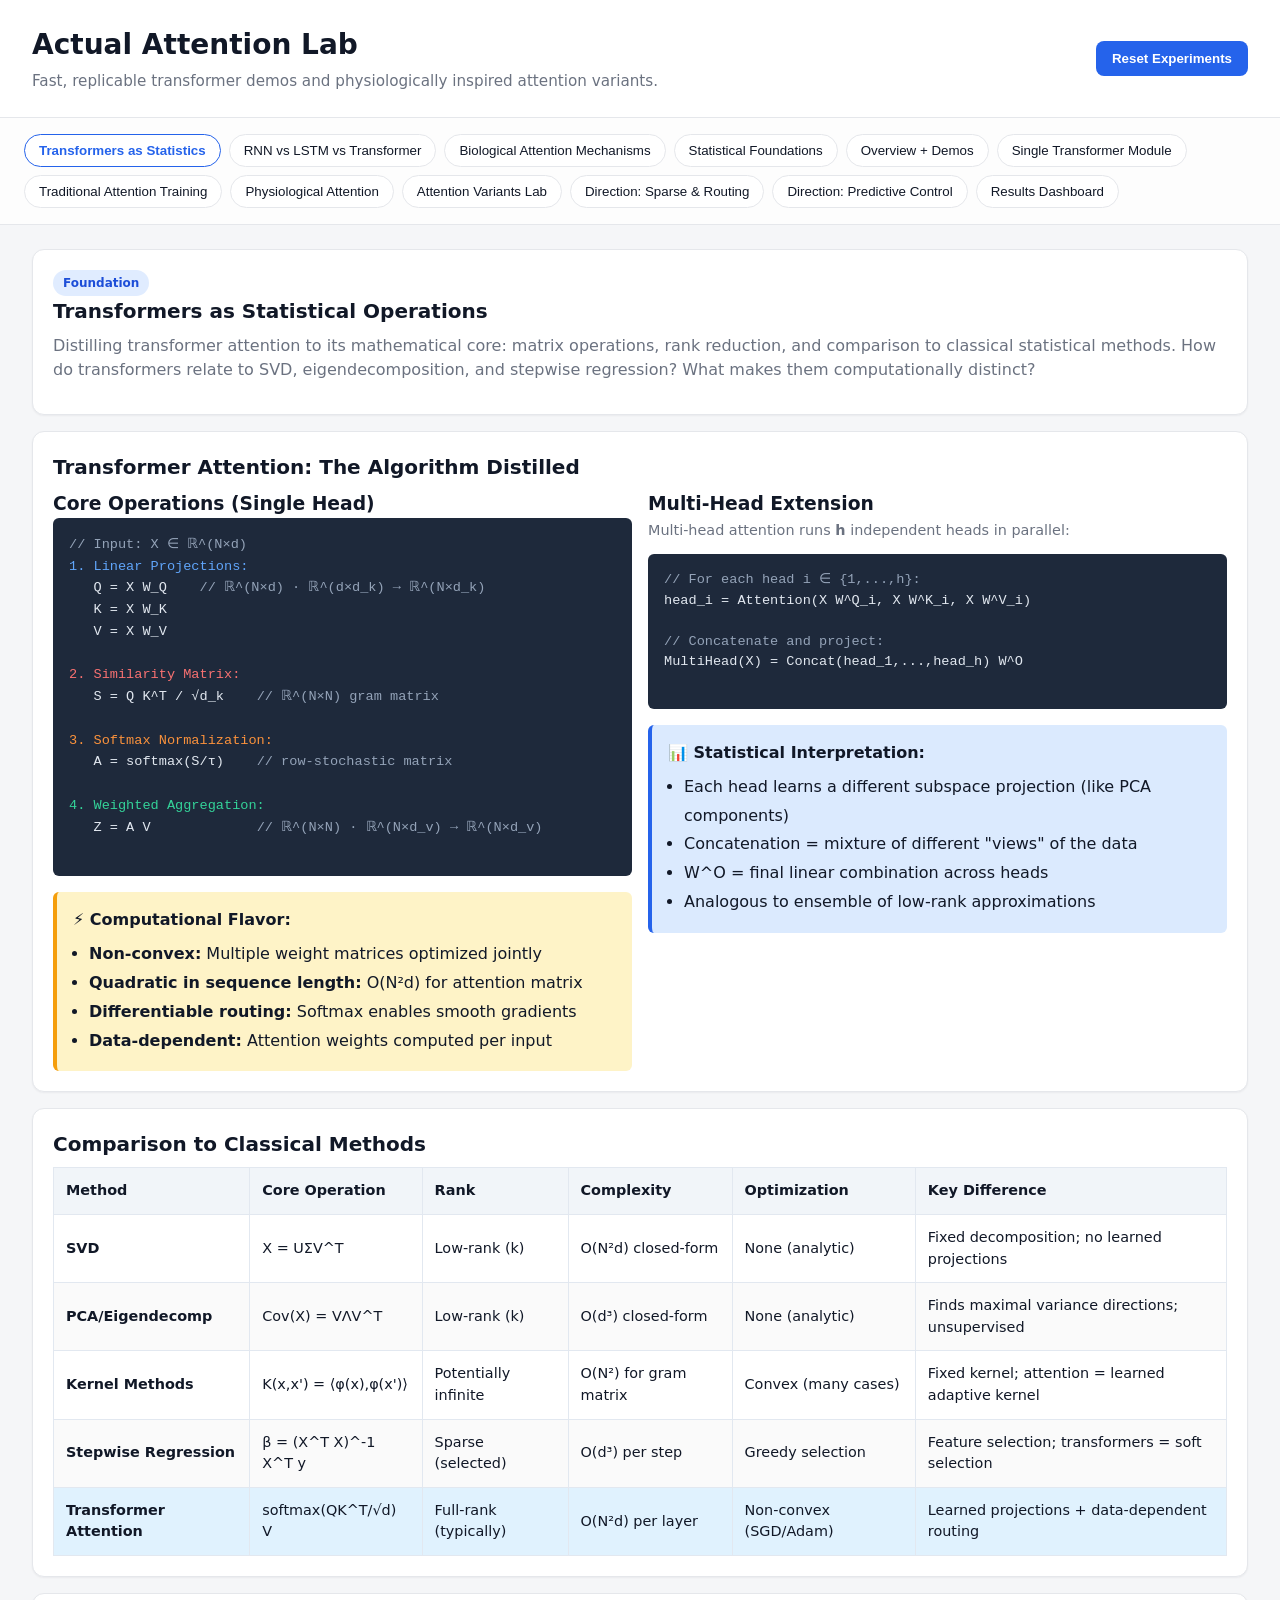
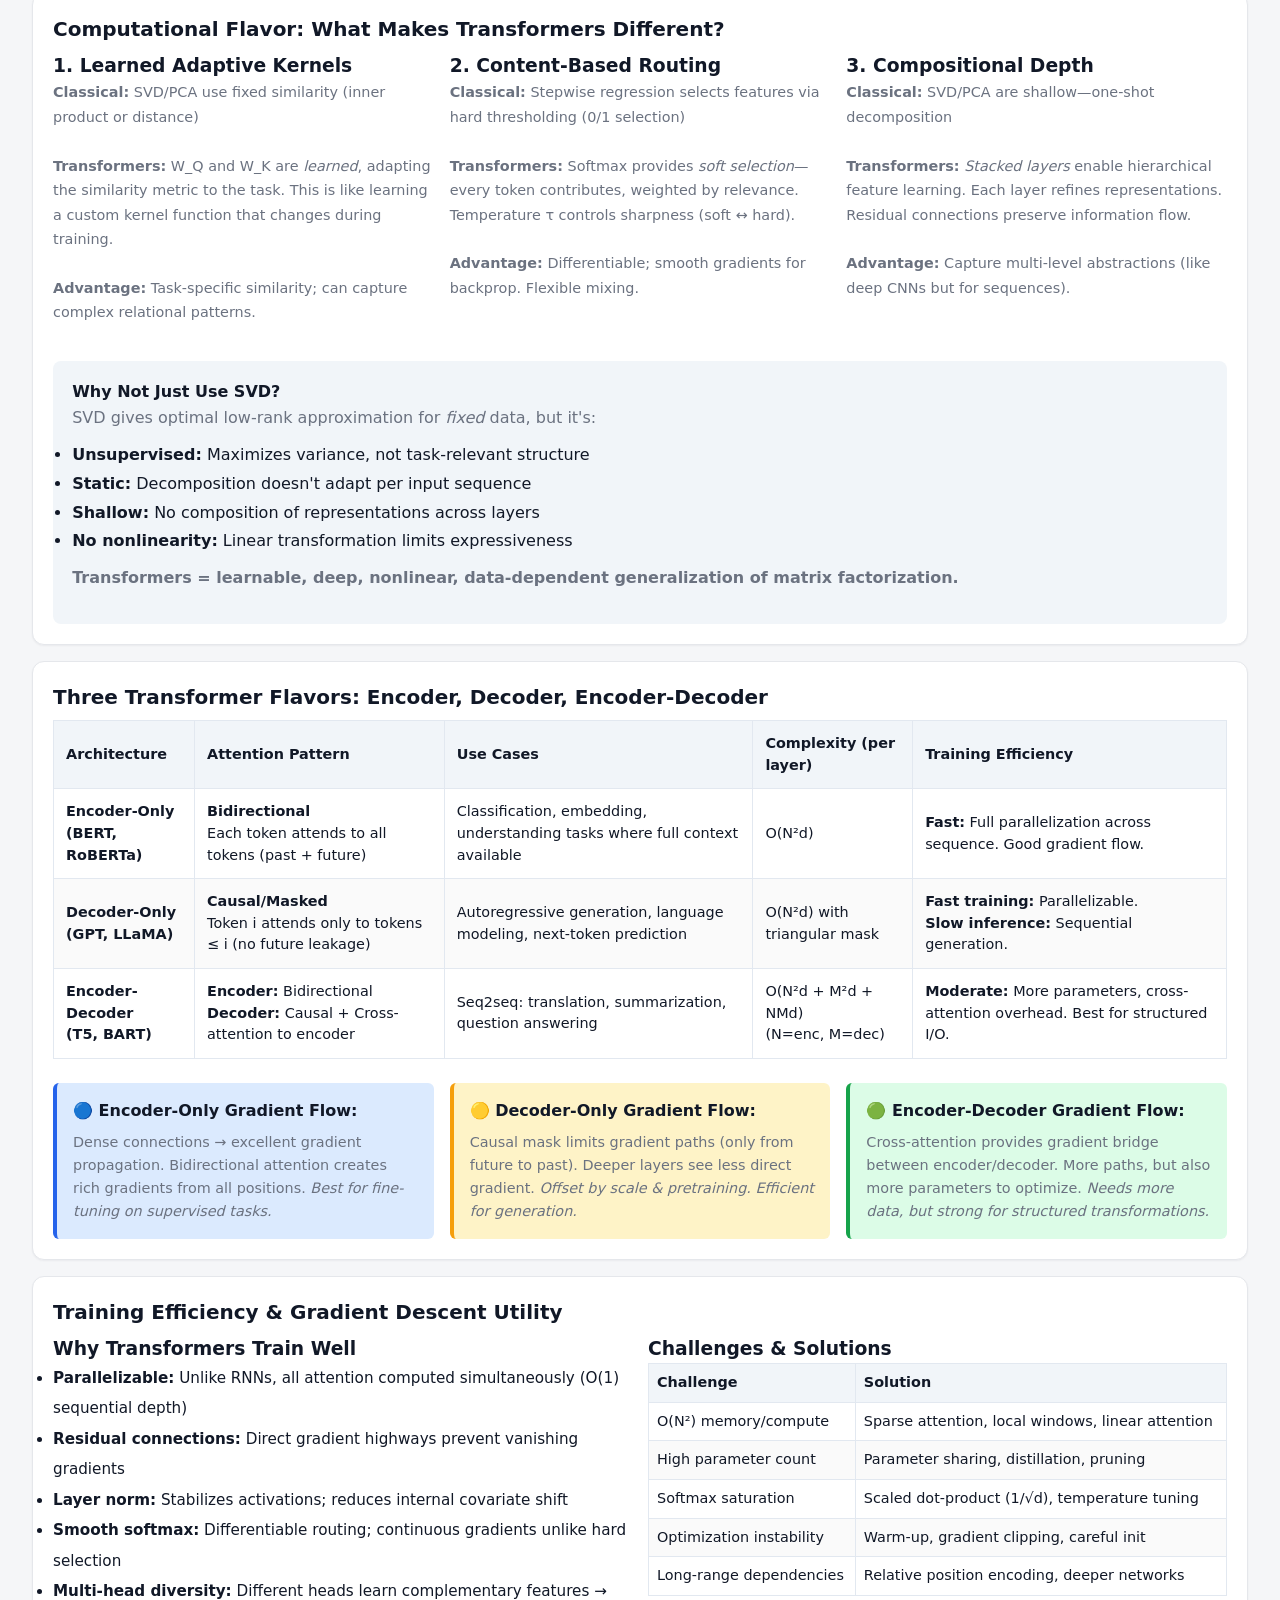
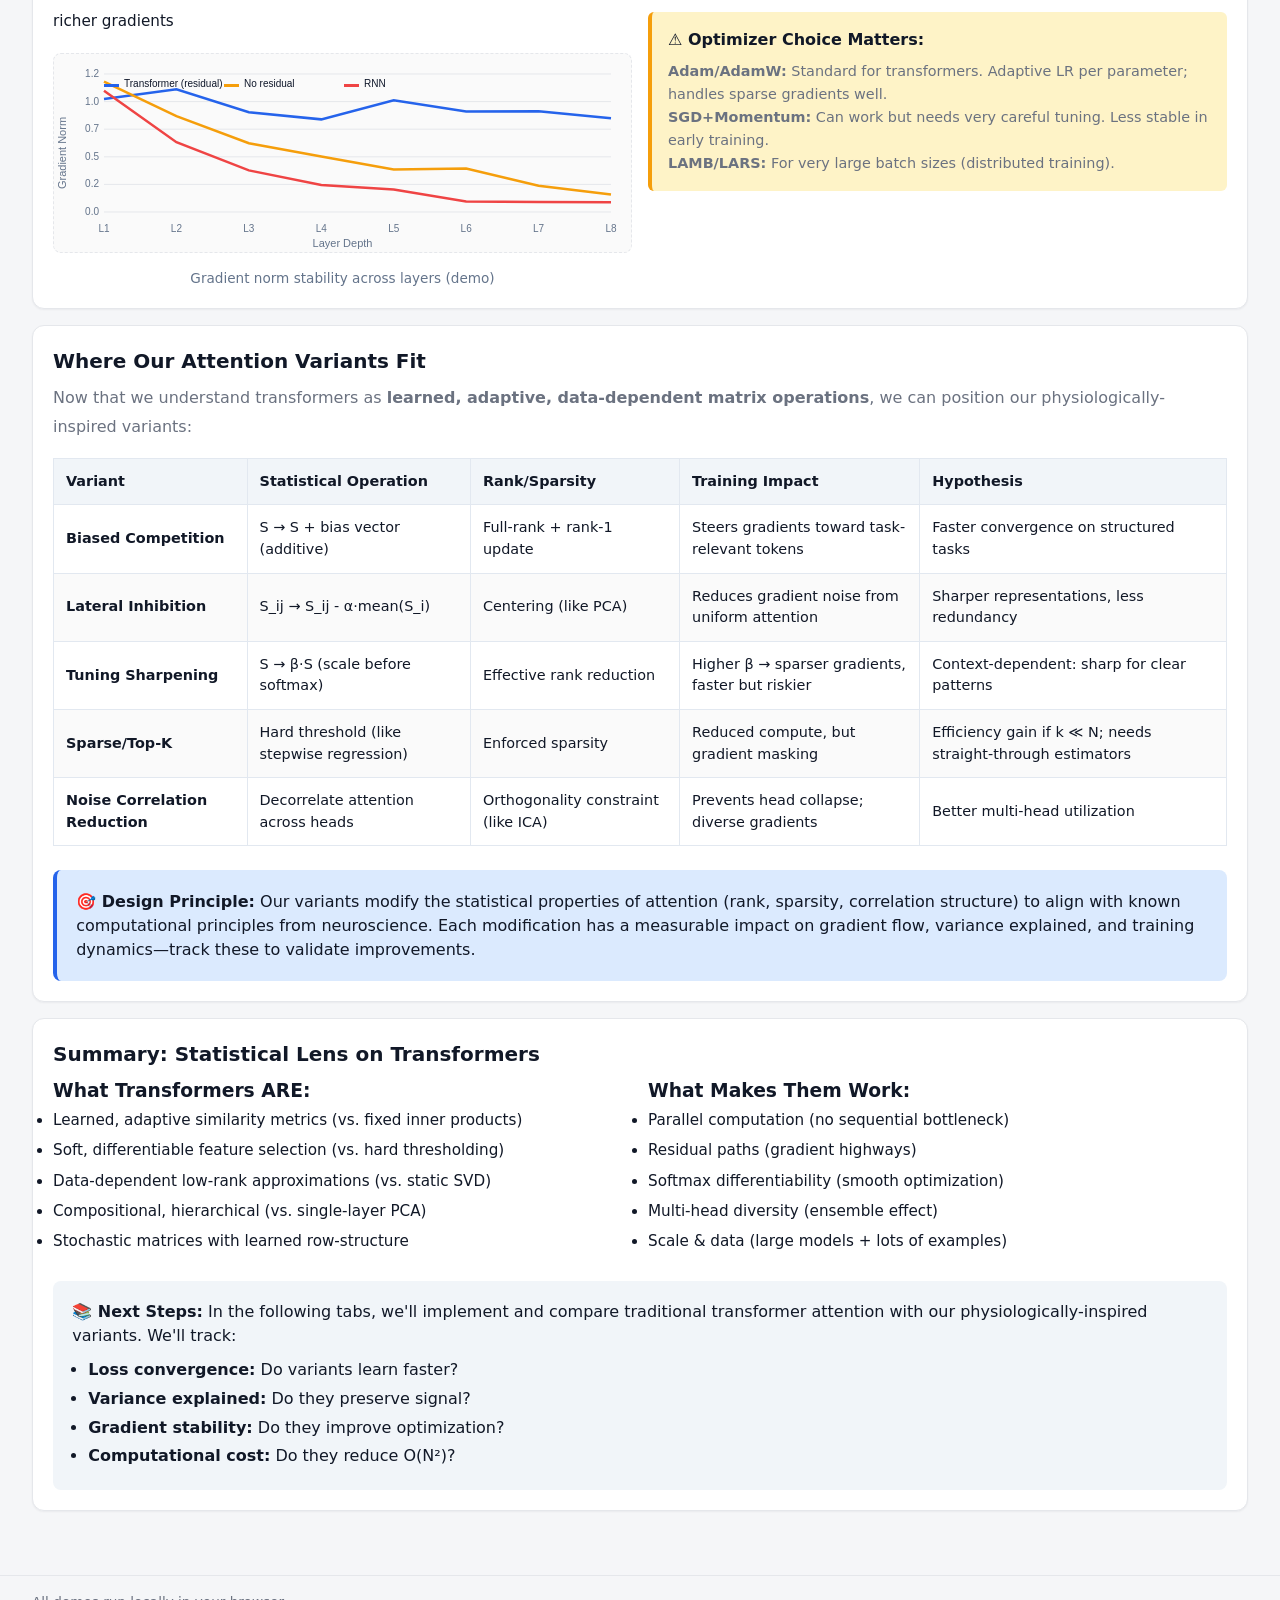
<file: index.html>
<!DOCTYPE html>
<html lang="en">
  <head>
    <meta charset="UTF-8" />
    <meta name="viewport" content="width=device-width, initial-scale=1.0" />
    <title>Actual Attention Lab</title>
    <link rel="stylesheet" href="styles.css" />
  </head>
  <body>
    <header class="topbar">
      <div class="title-block">
        <h1>Actual Attention Lab</h1>
        <p>
          Fast, replicable transformer demos and physiologically inspired
          attention variants.
        </p>
      </div>
      <div class="controls">
        <button id="reset-state">Reset Experiments</button>
      </div>
    </header>

    <nav class="tabs" id="tab-nav">
      <button data-tab="comparison">Transformers as Statistics</button>
      <button data-tab="architectures">RNN vs LSTM vs Transformer</button>
      <button data-tab="bio-mechanisms">Biological Attention Mechanisms</button>
      <button data-tab="statistics">Statistical Foundations</button>
      <button data-tab="overview">Overview + Demos</button>
      <button data-tab="module">Single Transformer Module</button>
      <button data-tab="traditional">Traditional Attention Training</button>
      <button data-tab="physio">Physiological Attention</button>
      <button data-tab="variants">Attention Variants Lab</button>
      <button data-tab="direction1">Direction: Sparse &amp; Routing</button>
      <button data-tab="direction2">Direction: Predictive Control</button>
      <button data-tab="results">Results Dashboard</button>
    </nav>

    <main id="tab-content" class="tab-content">
      <div class="loading">Loading...</div>
    </main>

    <footer class="footer">
      <span>All demos run locally in your browser.</span>
    </footer>

    <script src="app.js"></script>
  </body>
</html>
</file>
<file: styles.css>
* {
  box-sizing: border-box;
  margin: 0;
  padding: 0;
}

:root {
  color-scheme: light;
  --bg: #f5f6f8;
  --card: #ffffff;
  --text: #111827;
  --muted: #6b7280;
  --accent: #2563eb;
  --border: #e5e7eb;
}

body {
  font-family: "Inter", "Segoe UI", system-ui, sans-serif;
  background: var(--bg);
  color: var(--text);
  line-height: 1.5;
}

header.topbar {
  display: flex;
  justify-content: space-between;
  align-items: center;
  padding: 24px 32px;
  border-bottom: 1px solid var(--border);
  background: var(--card);
}

.title-block h1 {
  font-size: 1.75rem;
  margin-bottom: 4px;
}

.title-block p {
  color: var(--muted);
  font-size: 0.95rem;
}

.controls button,
.primary {
  background: var(--accent);
  color: white;
  border: none;
  padding: 10px 16px;
  border-radius: 8px;
  cursor: pointer;
  font-weight: 600;
}

.controls button:hover,
.primary:hover {
  opacity: 0.9;
}

nav.tabs {
  display: flex;
  flex-wrap: wrap;
  gap: 8px;
  padding: 16px 24px;
  border-bottom: 1px solid var(--border);
  background: #fdfdfd;
}

nav.tabs button {
  border: 1px solid var(--border);
  padding: 8px 14px;
  border-radius: 999px;
  background: var(--card);
  cursor: pointer;
  color: var(--text);
}

nav.tabs button.active {
  border-color: var(--accent);
  color: var(--accent);
  font-weight: 600;
}

.tab-content {
  padding: 24px 32px 48px;
}

.card {
  background: var(--card);
  border-radius: 12px;
  border: 1px solid var(--border);
  padding: 20px;
  margin-bottom: 16px;
  box-shadow: 0 1px 2px rgba(16, 24, 40, 0.05);
}

.card h2 {
  margin-bottom: 8px;
  font-size: 1.25rem;
}

.card p {
  color: var(--muted);
  margin-bottom: 12px;
}

.grid {
  display: grid;
  gap: 16px;
}

.grid.two {
  grid-template-columns: repeat(auto-fit, minmax(280px, 1fr));
}

.grid.three {
  grid-template-columns: repeat(auto-fit, minmax(240px, 1fr));
}

.matrix {
  font-family: "SF Mono", "Menlo", monospace;
  font-size: 0.85rem;
  background: #0f172a;
  color: #e2e8f0;
  padding: 12px;
  border-radius: 8px;
  overflow-x: auto;
}

.network {
  border: 1px dashed var(--border);
  border-radius: 8px;
  background: #ffffff;
  padding: 8px;
}

.network svg {
  width: 100%;
  height: 220px;
  display: block;
}

.slider-row {
  display: flex;
  align-items: center;
  gap: 12px;
  margin: 10px 0;
}

.slider-row label {
  flex: 1;
  color: var(--muted);
}

.slider-row input[type="range"] {
  flex: 2;
}

.chart {
  width: 100%;
  height: 220px;
  border: 1px dashed var(--border);
  border-radius: 8px;
  background: #fafafa;
}

.badge {
  display: inline-flex;
  padding: 4px 10px;
  border-radius: 999px;
  background: #e0ecff;
  color: #1d4ed8;
  font-size: 0.75rem;
  font-weight: 600;
}

.loading {
  padding: 48px;
  text-align: center;
  color: var(--muted);
}

.footer {
  padding: 16px 32px;
  border-top: 1px solid var(--border);
  color: var(--muted);
  font-size: 0.85rem;
}

.row {
  display: flex;
  gap: 12px;
  align-items: center;
  flex-wrap: wrap;
}

.row button {
  margin-right: 8px;
}

.muted {
  color: var(--muted);
}

.list {
  list-style: disc;
  padding-left: 20px;
  color: var(--muted);
}

.list li {
  margin: 6px 0;
}
</file>
